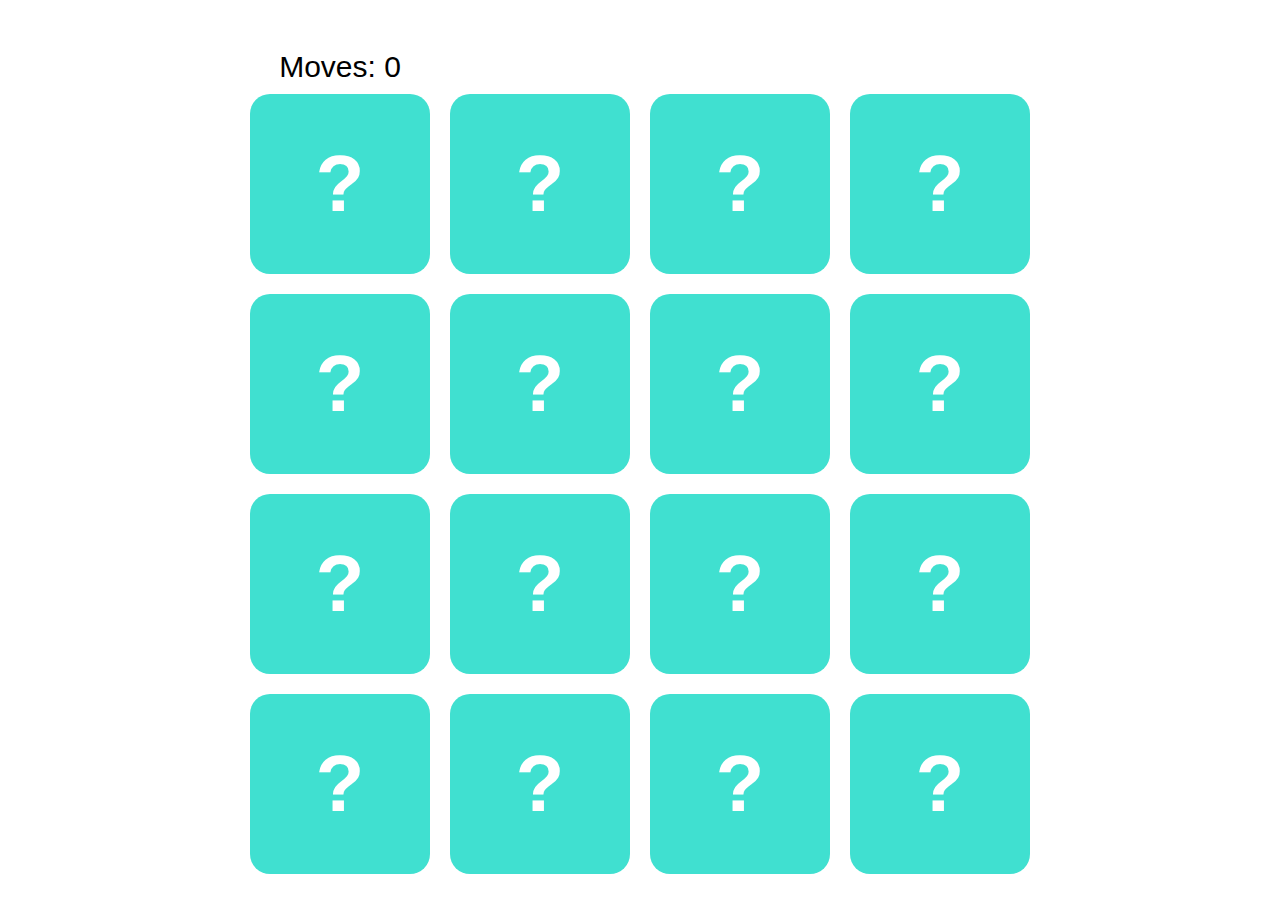
<file: game-main/index.html>
<!DOCTYPE html>
<html lang="ko">
<head>
    <meta charset="UTF-8">
    <title>Card Game</title>
    <link href="css/card-style.css" rel="stylesheet">
    <link href="css/cover.css" rel="stylesheet">
    <!-- String.format 없어서 만든거  -->
    <script src="js/common.js"></script>
    <!-- 게임 시작시 카드개수 받고 랜덤 배열 만들어줌  -->
    <!--  카드 추가 해줌  -->
    <script src="js/card.js"></script>
    <!-- reset 관련   -->
    <script src="js/reset.js"></script>
    <!-- 시간추가   -->
</head>
<body>
    
<!-- 컨테이너 만들기 네모로 이거랑?-->
<!-- 입력받는 방법 카드 개수 설정 이것만?-->
<!--횟수로 변경하는 것도 좋아보임 -->
<div id="score" style="display: none;">0</div>
<div id="moveCount">Moves: 0</div>


</section>
<div class="card__container">
    <div class="card__section">
        <script>
            let first, second;
            let disableDeck = false;
            let visible = prompt("시작 시간 (초)")
            let visibleTime = visible * 1000;
            // click 횟수 - visibleTime 이 기록?
            new Card(String.format, Card.start(8))
                .cardHtmlBuilder()
                .forEach(cardHtml => document.write(cardHtml));
        </script>
    </div>
</div>
</body>
<script src="js/common-event.js"></script>
<script src="js/click-score.js"></script>
</html>
</file>
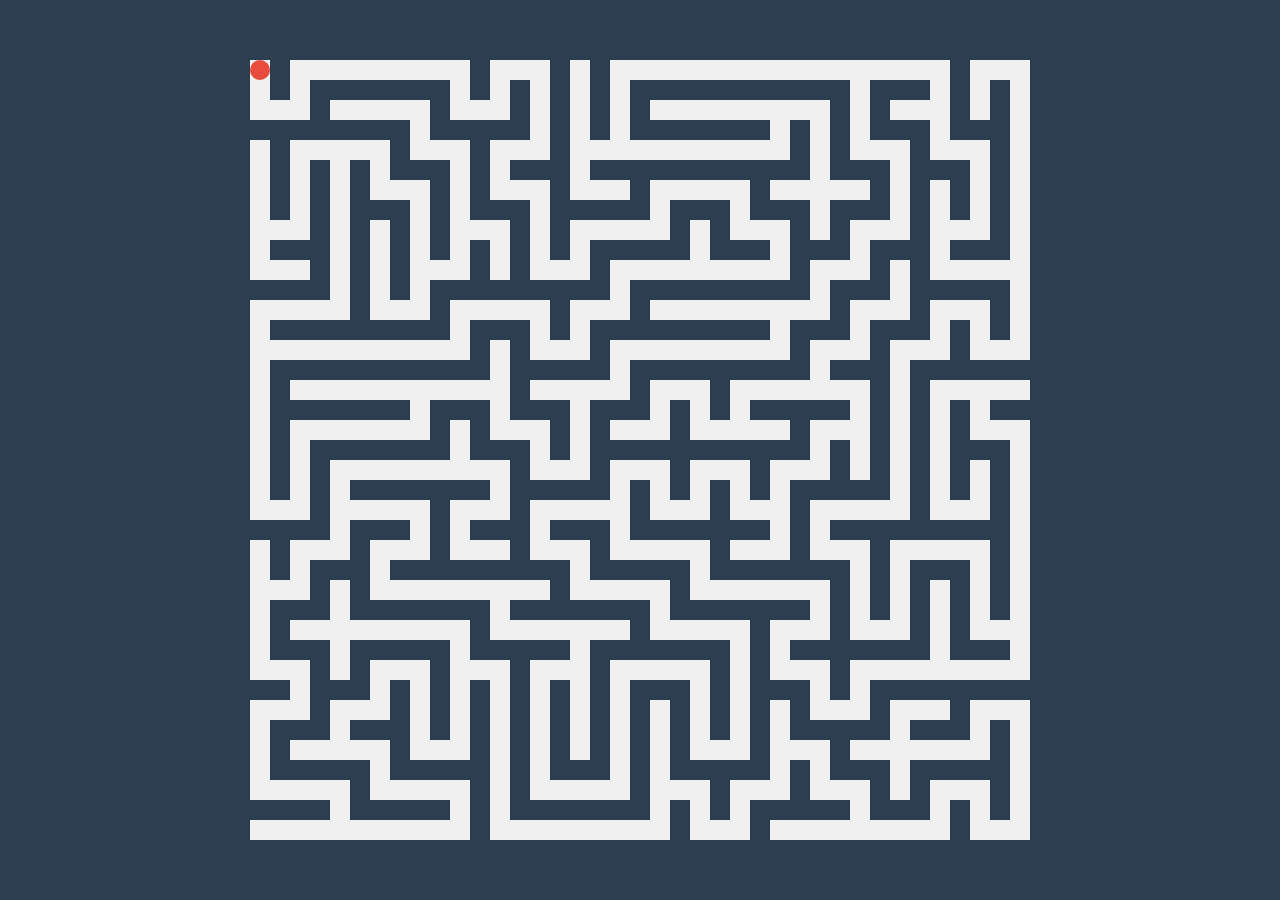
<file: game-main/maze.html>
<!DOCTYPE html>
<html lang="ko">
<head>
    <meta charset="UTF-8">
    <meta name="viewport" content="width=device-width, initial-scale=1.0">
    <title>미로 찾기</title>
    <link href="maze/css/maze.css" rel="stylesheet">
    <script src="maze/js/MazeBuilder.js"></script>
    <script src="maze/js/Any.js"></script>

</head>
<body>
<div class="f">
    <div class="maze" id="maze">
        <div class="movable" id="player"></div>
        <!-- 미로의 벽 -->
        <script>
            let build = new MazeBuilder().build();
            build.forEach(mazeRow =>
                mazeRow.forEach(mazeCol =>
                    document.write(mazeCol.getHTML())));
        </script>

    </div>


</div>
<script src="maze/js/event.js"></script>
</body>
</html>
</file>
<file: game-main/css/card-style.css>
.card__container{
  font-family: sans-serif;
  justify-content: center;
  display: flex;
  justify-content: center;
  align-items: center;
  width: 100%;
}
.card__section{
  display: flex;
  justify-content: center;
  align-items: center;
  flex-wrap: wrap;
  width: 900px;
  height: auto;
}
.scene {
  display: inline-block;
  width: 180px;
  height: 180px;
  perspective: 600px;
  margin: 10px;
  padding: 0;
}
.card:hover {
  transform : scale(1.1);
  transition : 0.5s ease-in;
}

.card {
  position: relative;
  width: 100%;
  height: 100%;
  cursor: pointer;
  transform-style: preserve-3d;
  transform-origin: center right;
  transition: transform 1s;
}

.card.is-flipped {
  transform: translateX(-100%) rotateY(-180deg);
}

.card__face {
  border-radius: 20px;
  position: absolute;
  width: 100%;
  height: 100%;
  line-height: 180px;
  color: white;
  text-align: center;
  font-weight: bold;
  font-size: 80px;
  backface-visibility: hidden;
}

.card__face--front {
  background: #40e0d0;
}

.card__face--back {
  background: #ff0080;
  transform: rotateY(180deg);
}

/* 무브카운트 */

#moveCount {
  font-family: sans-serif;
  font-size: 30px;
  text-align: center;
  margin-top: 50px;
  margin-right: 600px;
}
</file>
<file: game-main/css/cover.css>
body{
    margin: 0;
    padding: 0;
}
.cover{
    position: absolute;
    width: 100%;
    height: 100%;
    display: flex;
    flex-wrap: wrap;
    justify-content: center;
    align-items: center;
    z-index: 10;
    background-color: mintcream;
    animation: fadeOut 0.8s ease-out;
}
@keyframes fadeOut {
    80% {
        opacity: 0;
    }
}
</file>
<file: game-main/maze/css/maze.css>
body {
    margin: 0;
    padding: 0;
    background-color: #2c3e50;
}
.f {
    display: flex;
    height: 100vh;
    justify-content: center;
    align-items: center;
}
.maze {
    width: 780px;
    height: 780px;
    overflow: hidden;
    background-color: #f0f0f0;
}
.movable {
    position: absolute;
    width: 20px;
    height: 20px;
    background-color:#e74c3c;
    border-radius: 50%;
    transition: transform 0.1s ease-out;
}

.wall {
    float: left;
    background-color: #2c3e50;
    width: 20px;
    height: 20px;
}
.road {
    float: left;
    width: 20px;
    height: 20px;
}
</file>
